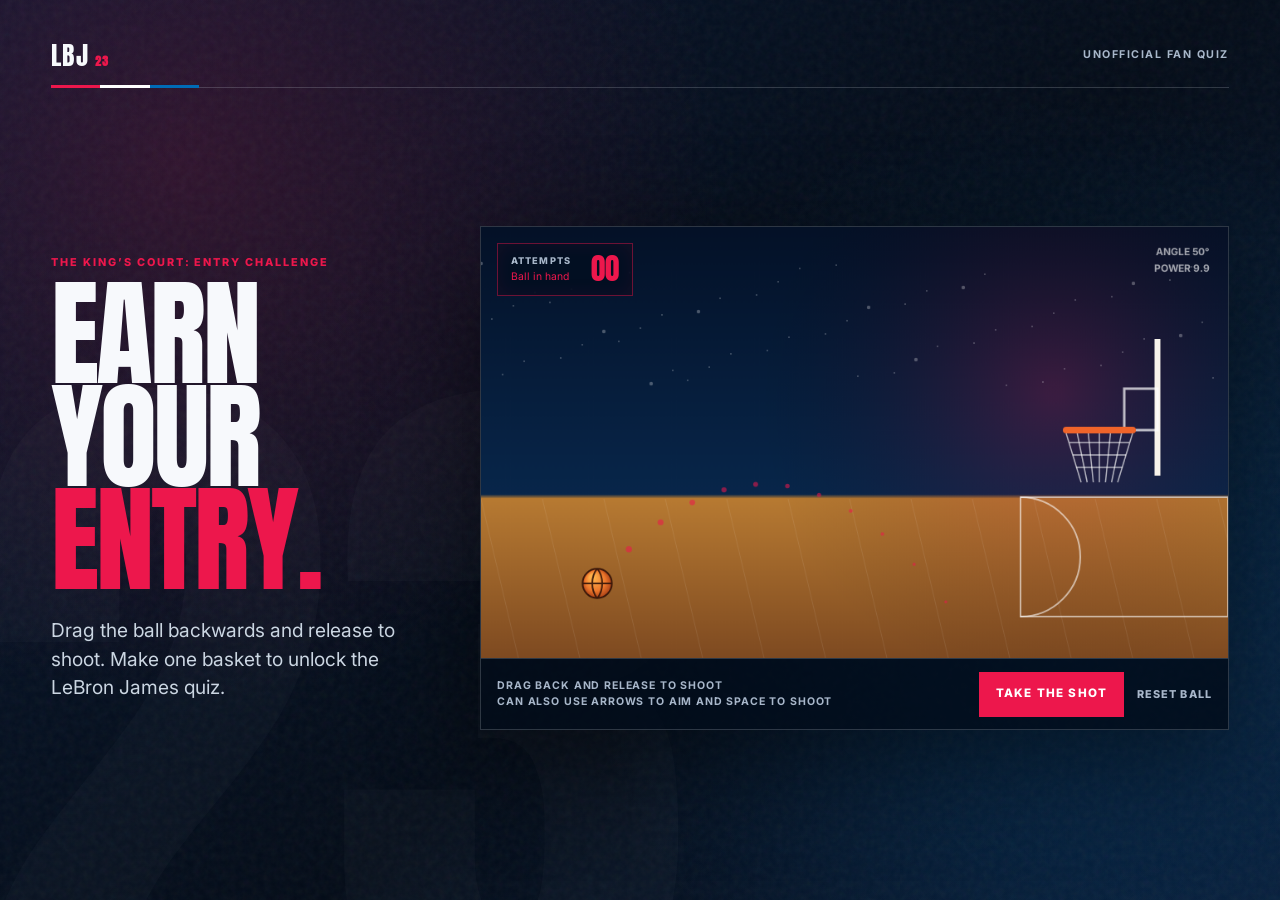
<file: index.html>
<!DOCTYPE html>
<html lang="en">
  <head>
    <meta charset="UTF-8" />
    <meta name="viewport" content="width=device-width, initial-scale=1.0" />
    <meta name="description" content="Take your shot, unlock the court and test your LeBron James knowledge." />
    <meta name="theme-color" content="#030b17" />
    <title>The LeBron James Quiz | King's Court</title>
    <link rel="preconnect" href="https://fonts.googleapis.com" />
    <link rel="preconnect" href="https://fonts.gstatic.com" crossorigin />
    <link href="https://fonts.googleapis.com/css2?family=Anton&family=Inter:wght@400;500;600;700;800&display=swap" rel="stylesheet" />
    <link rel="stylesheet" href="styles.css" />
  </head>

  <body>
    <!-- Visitors must make one basket before the quiz unlocks. -->
    <section class="game-gate" id="game-gate" aria-labelledby="game-title">
      <header class="game-header">
        <a class="wordmark" href="index.html" aria-label="King's Court home"><span>LBJ</span><strong>23</strong></a>
        <p>Unofficial fan quiz</p>
      </header>

      <div class="game-copy">
        <p class="eyebrow">The King’s Court: Entry challenge</p>
        <h1 id="game-title">Earn your <span>entry.</span></h1>
        <p>Drag the ball backwards and release to shoot. Make one basket to unlock the LeBron James quiz.</p>
      </div>

      <div class="court-shell">
        <div class="scoreboard" aria-live="polite">
          <span>Attempts</span>
          <strong id="attempt-count">00</strong>
          <span class="scoreboard-message" id="game-status">Ball in hand</span>
        </div>

        <canvas
          id="basketball-game"
          width="900"
          height="520"
          tabindex="0"
          aria-label="Basketball shooting game. Drag backwards from the ball and release, or use the arrow keys to adjust the shot and press Space to shoot."
        ></canvas>

        <div class="game-controls">
          <p>
            <span>Drag back and Release to shoot</span>
            <span>Can also use Arrows to aim and Space to shoot</span>
          </p>
          <button class="court-button" id="shoot-button" type="button">Take the shot</button>
          <button class="text-button" id="reset-button" type="button">Reset ball</button>
        </div>
      </div>

      <div class="bucket-message" id="bucket-message" aria-live="assertive">
        <span>Swish</span>
        <strong>Quiz unlocked</strong>
      </div>
    </section>

    <!-- Hidden until the player makes the opening basket. -->
    <main class="quiz-app" id="quiz-app" hidden tabindex="-1">
      <header class="quiz-header">
        <a class="wordmark" href="index.html" aria-label="Restart King's Court"><span>LBJ</span><strong>23</strong></a>
        <div class="quiz-header-meta">
          <span id="header-player-name">New player</span>
          <button class="text-button" id="restart-quiz" type="button">Restart</button>
        </div>
      </header>

      <section class="welcome-screen quiz-view" id="welcome-screen">
        <div class="welcome-copy">
          <p class="eyebrow">You’re cleared for tip-off</p>
          <h2>How well do you know <span>the King?</span></h2>
        </div>

        <figure class="welcome-portrait">
          <img src="images/lebron-sixers.jpg" alt="Philadelphia 76ers announcement welcoming LeBron James" width="1280" height="720" />
        </figure>

        <form class="player-form" id="player-form">
          <label for="player-name">Choose your scoreboard name</label>
          <div class="player-input-row">
            <input id="player-name" name="player-name" type="text" maxlength="24" autocomplete="nickname" placeholder="Player name" required />
            <button class="primary-button" type="submit">Start quiz</button>
          </div>
          <p>No email, date of birth or account required.</p>
        </form>
      </section>

      <!-- One question is rendered here at a time by quiz.js. -->
      <section class="question-screen quiz-view" id="question-screen" hidden>
        <div class="quiz-progress-row">
          <p id="question-counter">Question 01 / 08</p>
          <p>Score <strong id="live-score">00</strong></p>
        </div>

        <div class="progress-track" role="progressbar" aria-label="Quiz progress" aria-valuemin="0" aria-valuemax="100" aria-valuenow="0" id="quiz-progress">
          <span id="quiz-progress-fill"></span>
        </div>

        <article class="question-card">
          <div class="question-lead">
            <div>
              <p class="eyebrow" id="question-category">Career</p>
              <h2 id="question-text" tabindex="-1">Question text</h2>
            </div>
            <figure class="question-photo">
              <img id="question-image" src="images/lebron-cavaliers.jpg" alt="" width="960" height="640" />
            </figure>
          </div>
          <div class="answer-grid" id="answer-grid"></div>
          <div class="answer-feedback" id="answer-feedback" aria-live="polite"></div>
          <div class="question-actions">
            <button class="primary-button" id="next-question" type="button" hidden>Next question</button>
          </div>
        </article>
      </section>

      <!-- This final opinion is intentionally unscored—the joke changes with the answer. -->
      <section class="opinion-screen quiz-view" id="opinion-screen" hidden>
        <form class="goat-form" id="goat-form" action="https://formspree.io/f/mojgnbgl" method="POST">
          <input type="hidden" name="participant-name" id="submission-player-name" />
          <input type="hidden" name="quiz-score" id="submission-score" />
          <input type="hidden" name="selector" id="goat-choice" />

          <div class="goat-copy">
            <p class="eyebrow">One final question</p>
            <h2>Is LeBron <span>the GOAT?</span></h2>
            <p>Choose carefully. The court has opinions.</p>

            <div class="goat-options" id="goat-options" role="group" aria-label="Is LeBron the greatest of all time?">
              <button type="button" data-goat-choice="yes">Yes, obviously</button>
              <button type="button" data-goat-choice="no">No?</button>
            </div>

            <div class="goat-follow-up" id="goat-follow-up" hidden>
              <label id="goat-follow-up-label" for="goat-response">Tell us more.</label>
              <textarea id="goat-response" name="lebron-opinions" rows="4" maxlength="500" placeholder="Make your case..."></textarea>
              <button class="primary-button" id="finish-quiz" type="submit">Submit take &amp; see score</button>
              <p class="form-status" id="form-status" aria-live="polite"></p>
            </div>
          </div>

          <figure class="goat-photo">
            <img src="images/lebron-heat.jpg" alt="LeBron James playing for the Miami Heat" width="500" height="828" />
            <figcaption>Choose wisely.</figcaption>
          </figure>
        </form>
      </section>

      <section class="result-screen quiz-view" id="result-screen" hidden>
        <div class="result-number">
          <strong id="final-score">0 </strong>
          <span id="final-total">  / 8</span>
        </div>

        <div class="result-copy">
          <p class="eyebrow">Final buzzer</p>
          <h2 id="result-title">All-Star</h2>
          <p id="result-description">You know the King.</p>
          <div class="result-actions">
            <button class="primary-button" id="play-again" type="button">Run it back</button>
            <button class="secondary-button" id="share-score" type="button">Share score</button>
            <a class="secondary-button" href="highlights.html">Watch highlights</a>
          </div>
          <p class="share-feedback" id="share-feedback" aria-live="polite"></p>
        </div>
      </section>

      <footer class="site-footer">
        <p>Built for basketball fans - Not affiliated with LeBron James or the NBA</p>
        <p class="photo-credit">
          Photos:
          <a href="https://www.nba.com/sixers/news/philadelphia-76ers-sign-4x-nba-champion-and-22x-all-star-lebron-james" target="_blank" rel="noopener noreferrer">Philadelphia 76ers</a>,
          <a href="https://commons.wikimedia.org/wiki/File:LeBron_James_Lakers.jpg" target="_blank" rel="noopener noreferrer">All-Pro Reels</a>,
          <a href="https://commons.wikimedia.org/wiki/File:LeBron_James_2018_Cleveland_Cavaliers.jpg" target="_blank" rel="noopener noreferrer">Erik Drost</a>,
          <a href="https://commons.wikimedia.org/wiki/File:LeBronJamesMiamiHeat2010.jpg" target="_blank" rel="noopener noreferrer">Keith Allison</a>,
          <a href="https://commons.wikimedia.org/wiki/File:Akron,_Ohio,_Evening_Skyline.jpg" target="_blank" rel="noopener noreferrer">Dillguy9</a>,
          <a href="https://commons.wikimedia.org/wiki/File:Cleveland_Cavaliers_Championship_Parade_(27570564290).jpg" target="_blank" rel="noopener noreferrer">Erik Drost (2016 parade)</a>,
          <a href="https://commons.wikimedia.org/wiki/File:St._Vincent%E2%80%93St._Mary_High_School.jpg" target="_blank" rel="noopener noreferrer">3steph14</a>,
          <a href="https://commons.wikimedia.org/wiki/File:Space_Jam%3B_A_New_Legacy_(Print).svg" target="_blank" rel="noopener noreferrer">Warner Bros. Pictures</a> &amp;
          <a href="https://commons.wikimedia.org/wiki/File:Scottie_Pippen_headshot.jpg" target="_blank" rel="noopener noreferrer">Noraft</a>
        </p>
        <p>© <span id="current-year"></span> King’s Court</p>
      </footer>
    </main>

    <noscript><p class="noscript-message">This basketball game and quiz require JavaScript to run.</p></noscript>
    <script src="game.js" defer></script>
    <script src="quiz.js" defer></script>
  </body>
</html>
</file>
<file: styles.css>
:root {
  /* Philadelphia-inspired arena palette: blue, red, white and deep navy. */
  --ink: #030b17;
  --ink-soft: #07162a;
  --panel: #0d2445;
  --paper: #f7f9fc;
  --muted: #a8b7ca;
  --purple: #006bb6;
  --purple-bright: #2a8bd0;
  --gold: #ed174c;
  --gold-pale: #ff4b70;
  --green: #43c98f;
  --red: #ff5a67;
  --line: rgba(196, 206, 212, 0.22);
  --display: "Anton", Impact, sans-serif;
  --body: "Inter", Arial, sans-serif;
}

*,
*::before,
*::after {
  box-sizing: border-box;
}

html {
  scroll-behavior: smooth;
}

body {
  margin: 0;
  min-width: 320px;
  color: var(--paper);
  background: var(--ink);
  font-family: var(--body);
  line-height: 1.5;
  overflow-x: hidden;
}

body::before {
  content: "";
  position: fixed;
  inset: 0;
  z-index: -2;
  pointer-events: none;
  background:
    radial-gradient(circle at 14% 18%, rgba(237, 23, 76, 0.18), transparent 34rem),
    radial-gradient(circle at 84% 66%, rgba(0, 107, 182, 0.24), transparent 31rem),
    linear-gradient(135deg, #06152c, #030b17 56%, #071a34);
}

body::after {
  content: "";
  position: fixed;
  inset: 0;
  z-index: -1;
  opacity: 0.055;
  pointer-events: none;
  background-image: url("data:image/svg+xml,%3Csvg viewBox='0 0 160 160' xmlns='http://www.w3.org/2000/svg'%3E%3Cfilter id='n'%3E%3CfeTurbulence type='fractalNoise' baseFrequency='.8' numOctaves='4' stitchTiles='stitch'/%3E%3C/filter%3E%3Crect width='100%25' height='100%25' filter='url(%23n)'/%3E%3C/svg%3E");
}

button,
input,
textarea {
  font: inherit;
}

button,
a {
  -webkit-tap-highlight-color: transparent;
}

button:focus-visible,
a:focus-visible,
input:focus-visible,
textarea:focus-visible,
canvas:focus-visible {
  outline: 3px solid var(--gold);
  outline-offset: 4px;
}

[hidden] {
  display: none !important;
}

.wordmark {
  display: inline-flex;
  align-items: baseline;
  gap: 0.35rem;
  color: var(--paper);
  font-family: var(--display);
  font-size: 1.6rem;
  letter-spacing: 0.05em;
  text-decoration: none;
}

.wordmark strong {
  color: var(--gold);
  font-size: 0.78rem;
}

.eyebrow {
  margin: 0 0 0.8rem;
  color: var(--gold);
  font-size: 0.68rem;
  font-weight: 800;
  letter-spacing: 0.18em;
  text-transform: uppercase;
}

h1,
h2 {
  margin: 0;
  font-family: var(--display);
  font-weight: 400;
  letter-spacing: -0.025em;
  line-height: 0.88;
  text-transform: uppercase;
}

h1 {
  font-size: clamp(4rem, min(10vw, 13vh), 9rem);
}

h2 {
  font-size: clamp(3.2rem, min(7.5vw, 10vh), 7rem);
}

h1 span,
h2 span {
  color: var(--gold);
}

/* ============================ GAME GATE ============================ */

.game-gate {
  position: relative;
  min-height: 100svh;
  padding: 1.5rem clamp(1rem, 4vw, 4rem) 2rem;
  display: grid;
  grid-template-columns: minmax(260px, 0.64fr) minmax(480px, 1.36fr);
  grid-template-rows: auto 1fr;
  column-gap: clamp(2rem, 6vw, 7rem);
  overflow: hidden;
  isolation: isolate;
}

.game-gate::before {
  content: "23";
  position: absolute;
  left: -0.05em;
  bottom: -0.25em;
  z-index: -1;
  color: rgba(255, 255, 255, 0.025);
  font-family: var(--display);
  font-size: min(58vw, 54rem);
  line-height: 1;
}

.game-header {
  position: relative;
  grid-column: 1 / -1;
  min-height: 64px;
  display: flex;
  align-items: center;
  justify-content: space-between;
  border-bottom: 1px solid var(--line);
}

.game-header::after,
.quiz-header::after {
  content: "";
  position: absolute;
  left: 0;
  bottom: -1px;
  width: 148px;
  height: 3px;
  background: linear-gradient(90deg, #ed174c 0 33.33%, #ffffff 33.33% 66.66%, #006bb6 66.66%);
}

.game-header p {
  margin: 0;
  color: var(--muted);
  font-size: 0.67rem;
  font-weight: 700;
  letter-spacing: 0.14em;
  text-transform: uppercase;
}

.game-copy {
  align-self: center;
  max-width: 560px;
}

.game-copy > p:last-child {
  max-width: 47ch;
  margin: 1.5rem 0 0;
  color: #cbd6e2;
  font-size: clamp(1rem, 1.5vw, 1.2rem);
}

.court-shell {
  position: relative;
  align-self: center;
  width: 100%;
  border: 1px solid var(--line);
  background: rgba(2, 11, 25, 0.82);
  box-shadow: 0 30px 100px rgba(0, 0, 0, 0.45);
}

.scoreboard {
  position: absolute;
  top: 1rem;
  left: 1rem;
  z-index: 2;
  min-width: 136px;
  padding: 0.65rem 0.8rem;
  display: grid;
  grid-template-columns: 1fr auto;
  align-items: center;
  gap: 0.1rem 1rem;
  color: var(--gold);
  background: rgba(3, 15, 34, 0.9);
  border: 1px solid rgba(237, 23, 76, 0.45);
  box-shadow: inset 0 0 20px rgba(237, 23, 76, 0.08);
}

.scoreboard > span:first-child {
  color: var(--muted);
  font-size: 0.58rem;
  font-weight: 800;
  letter-spacing: 0.12em;
  text-transform: uppercase;
}

.scoreboard strong {
  grid-row: span 2;
  font-family: var(--display);
  font-size: 1.8rem;
  font-weight: 400;
  line-height: 1;
}

.scoreboard-message {
  font-size: 0.65rem;
  white-space: nowrap;
}

#basketball-game {
  display: block;
  width: 100%;
  height: auto;
  aspect-ratio: 900 / 520;
  cursor: grab;
  touch-action: none;
}

#basketball-game.is-aiming {
  cursor: grabbing;
}

.game-controls {
  min-height: 70px;
  padding: 0.8rem 1rem;
  display: flex;
  align-items: center;
  justify-content: flex-end;
  gap: 0.8rem;
  border-top: 1px solid var(--line);
}

.game-controls p {
  margin: 0 auto 0 0;
  display: flex;
  flex-direction: column;
  color: var(--muted);
  font-size: 0.66rem;
  font-weight: 700;
  letter-spacing: 0.08em;
  text-transform: uppercase;
}

.court-button,
.primary-button,
.secondary-button {
  min-height: 45px;
  padding: 0.7rem 1rem;
  display: inline-flex;
  align-items: center;
  justify-content: center;
  border: 1px solid transparent;
  font-size: 0.73rem;
  font-weight: 800;
  letter-spacing: 0.1em;
  text-transform: uppercase;
  text-decoration: none;
  cursor: pointer;
  transition: transform 180ms ease, background-color 180ms ease, color 180ms ease;
}

.court-button,
.primary-button {
  color: #ffffff;
  background: var(--gold);
}

.court-button:hover,
.primary-button:hover {
  background: var(--gold-pale);
  transform: translateY(-2px);
}

.secondary-button {
  color: var(--paper);
  background: transparent;
  border-color: var(--line);
}

.secondary-button:hover {
  color: var(--ink);
  background: var(--paper);
  transform: translateY(-2px);
}

.text-button {
  padding: 0.35rem 0;
  color: var(--muted);
  background: transparent;
  border: 0;
  border-bottom: 1px solid transparent;
  font-size: 0.68rem;
  font-weight: 800;
  letter-spacing: 0.1em;
  text-transform: uppercase;
  cursor: pointer;
}

.text-button:hover {
  color: var(--paper);
  border-color: currentColor;
}

.bucket-message {
  position: fixed;
  inset: 0;
  z-index: 20;
  display: grid;
  place-content: center;
  color: #ffffff;
  background: var(--purple);
  text-align: center;
  opacity: 0;
  visibility: hidden;
  transform: scaleY(0);
  transform-origin: bottom;
}

.bucket-message.is-visible {
  visibility: visible;
  animation: bucket-in 1.45s cubic-bezier(0.2, 0.8, 0.2, 1) forwards;
}

.bucket-message span {
  font-family: var(--display);
  font-size: clamp(6rem, 20vw, 18rem);
  line-height: 0.8;
  text-transform: uppercase;
}

.bucket-message strong {
  margin-top: 1.5rem;
  font-size: 0.72rem;
  letter-spacing: 0.22em;
  text-transform: uppercase;
}

@keyframes bucket-in {
  0% { opacity: 0; transform: scaleY(0); }
  28%, 72% { opacity: 1; transform: scaleY(1); }
  100% { opacity: 0; transform: scaleY(1); visibility: hidden; }
}

/* ============================ QUIZ APP ============================ */

.quiz-app {
  width: min(1280px, calc(100% - 3rem));
  min-height: 100svh;
  margin-inline: auto;
  display: flex;
  flex-direction: column;
}

.quiz-header {
  position: relative;
  min-height: 86px;
  display: flex;
  align-items: center;
  justify-content: space-between;
  border-bottom: 1px solid var(--line);
}

.quiz-header-meta {
  display: flex;
  align-items: center;
  gap: 1.2rem;
}

.quiz-header-meta > span {
  color: var(--gold);
  font-size: 0.68rem;
  font-weight: 800;
  letter-spacing: 0.12em;
  text-transform: uppercase;
}

.quiz-view {
  flex: 1;
}

.welcome-screen {
  padding-block: clamp(4rem, 10vh, 8rem);
  display: grid;
  grid-template-columns: minmax(0, 1.15fr) minmax(320px, 0.85fr);
  grid-template-areas:
    "copy form"
    "photo form";
  align-items: center;
  gap: clamp(1.5rem, 3vw, 3rem) clamp(2rem, 6vw, 6rem);
}

.welcome-copy {
  grid-area: copy;
}

.welcome-portrait,
.question-photo,
.goat-photo {
  position: relative;
  margin: 0;
  overflow: hidden;
  background: var(--panel);
  border: 1px solid var(--line);
}

.welcome-portrait {
  grid-area: photo;
  width: 100%;
  aspect-ratio: 16 / 9;
  background: #071b3a;
}

.welcome-portrait::after,
.question-photo::after,
.goat-photo::after {
  content: "";
  position: absolute;
  inset: 0;
  pointer-events: none;
  background: linear-gradient(180deg, transparent 48%, rgba(8, 7, 11, 0.72));
}

.welcome-portrait img,
.question-photo img,
.goat-photo img {
  width: 100%;
  height: 100%;
  display: block;
  object-fit: contain;
  object-position: center;
  filter: none;
}

.welcome-portrait::after {
  display: none;
}

.player-form {
  grid-area: form;
  padding: clamp(1.5rem, 4vw, 2.5rem);
  border-top: 1px solid var(--gold);
  background: rgba(7, 22, 42, 0.78);
}

.player-form label {
  display: block;
  margin-bottom: 0.8rem;
  font-size: 0.7rem;
  font-weight: 800;
  letter-spacing: 0.12em;
  text-transform: uppercase;
}

.player-input-row {
  display: flex;
}

.player-input-row input {
  min-width: 0;
  flex: 1;
  padding: 0.9rem 1rem;
  color: var(--paper);
  background: #040d1a;
  border: 1px solid var(--line);
  border-right: 0;
  border-radius: 0;
}

.player-form > p {
  margin: 0.75rem 0 0;
  color: var(--muted);
  font-size: 0.72rem;
}

.question-screen {
  padding-block: clamp(2rem, 5vh, 4rem);
}

.quiz-progress-row {
  display: flex;
  justify-content: space-between;
  color: var(--muted);
  font-size: 0.68rem;
  font-weight: 800;
  letter-spacing: 0.11em;
  text-transform: uppercase;
}

.quiz-progress-row p {
  margin: 0 0 0.7rem;
}

.quiz-progress-row strong {
  color: var(--gold);
}

.progress-track {
  height: 3px;
  overflow: hidden;
  background: rgba(255, 255, 255, 0.12);
}

.progress-track span {
  display: block;
  width: 0%;
  height: 100%;
  background: var(--gold);
  transition: width 400ms ease;
}

.question-card {
  max-width: 1120px;
  margin: clamp(2.5rem, 5vh, 4.5rem) auto 0;
  padding: clamp(1.5rem, 3.5vw, 3rem);
  background: linear-gradient(135deg, rgba(13, 36, 69, 0.9), rgba(3, 11, 23, 0.72));
  border: 1px solid var(--line);
  box-shadow: 0 30px 90px rgba(0, 0, 0, 0.24);
}

.question-lead {
  display: grid;
  grid-template-columns: minmax(0, 1fr) minmax(180px, 260px);
  align-items: stretch;
  gap: clamp(1.5rem, 4vw, 3.5rem);
}

.question-card h2 {
  max-width: 24ch;
  margin-bottom: clamp(2rem, 4vh, 3.25rem);
  color: var(--paper);
  font-family: var(--body);
  font-size: clamp(1.9rem, min(3.2vw, 4.8vh), 3.35rem);
  font-weight: 800;
  line-height: 1.12;
  letter-spacing: -0.035em;
  text-wrap: balance;
  text-transform: none;
}

.question-photo {
  width: 100%;
  min-height: 0;
  max-height: none;
  aspect-ratio: 4 / 3;
  align-self: start;
  background: #020711;
}

.question-photo[data-format="graphic"] {
  aspect-ratio: 16 / 9;
}

.question-photo[data-format="wide"] {
  aspect-ratio: 16 / 9;
}

.question-photo[data-format="logo"] {
  aspect-ratio: 4 / 3;
  background: #f7f9fc;
}

.question-photo[data-format="logo"]::after {
  display: none;
}

.question-photo[data-format="logo"] img {
  padding: clamp(0.85rem, 2vw, 1.4rem);
}

.question-photo[data-format="portrait"] {
  aspect-ratio: 4 / 3;
}

.question-photo[data-format="portrait"] img {
  padding: 0.35rem;
}

.goat-photo figcaption {
  position: absolute;
  right: 0.8rem;
  bottom: 0.7rem;
  z-index: 1;
  color: var(--paper);
  font-size: 0.58rem;
  font-weight: 800;
  letter-spacing: 0.12em;
  text-transform: uppercase;
}

.answer-grid {
  display: grid;
  grid-template-columns: repeat(2, minmax(0, 1fr));
  border-top: 1px solid var(--line);
  border-left: 1px solid var(--line);
}

.answer-option {
  min-height: 86px;
  padding: 1rem 1.2rem;
  display: flex;
  align-items: center;
  gap: 1rem;
  color: var(--paper);
  background: rgba(7, 22, 42, 0.78);
  border: 0;
  border-right: 1px solid var(--line);
  border-bottom: 1px solid var(--line);
  font-size: clamp(0.96rem, 1.3vw, 1.08rem);
  font-weight: 650;
  line-height: 1.4;
  text-align: left;
  cursor: pointer;
  transition: background-color 180ms ease, color 180ms ease;
}

.answer-option::before {
  content: attr(data-letter);
  width: 30px;
  height: 30px;
  flex: 0 0 auto;
  display: grid;
  place-items: center;
  color: var(--gold);
  border: 1px solid rgba(237, 23, 76, 0.52);
  border-radius: 50%;
  font-size: 0.65rem;
  font-weight: 800;
}

.answer-option:hover:not(:disabled) {
  color: var(--ink);
  background: var(--paper);
}

.answer-option.is-correct {
  color: var(--ink);
  background: var(--green);
}

.answer-option.is-incorrect {
  color: var(--paper);
  background: rgba(255, 90, 103, 0.24);
}

.answer-option:disabled {
  cursor: default;
}

.answer-feedback {
  min-height: 3.5rem;
  padding-top: 1rem;
  color: var(--muted);
  font-size: 0.95rem;
  line-height: 1.55;
}

.answer-feedback strong {
  color: var(--paper);
}

.question-actions {
  display: flex;
  justify-content: flex-end;
}

/* ============================ GOAT OPINION ============================ */

.opinion-screen {
  padding-block: clamp(3rem, 7vh, 6rem);
}

.goat-form {
  min-height: min(680px, calc(100svh - 190px));
  display: grid;
  grid-template-columns: minmax(0, 1.2fr) minmax(270px, 0.8fr);
  border: 1px solid var(--line);
  background: linear-gradient(135deg, rgba(13, 36, 69, 0.96), rgba(3, 11, 23, 0.78));
  box-shadow: 0 30px 100px rgba(0, 0, 0, 0.32);
}

.goat-copy {
  align-self: center;
  padding: clamp(1.5rem, 5vw, 5rem);
}

.goat-copy > p:not(.eyebrow, .form-status) {
  margin: 1.25rem 0 0;
  color: var(--muted);
}

.goat-options {
  margin-top: 2rem;
  display: grid;
  grid-template-columns: repeat(2, minmax(0, 1fr));
  border-top: 1px solid var(--line);
  border-left: 1px solid var(--line);
}

.goat-options button {
  min-height: 88px;
  padding: 1rem;
  color: var(--paper);
  background: rgba(3, 11, 23, 0.7);
  border: 0;
  border-right: 1px solid var(--line);
  border-bottom: 1px solid var(--line);
  font-weight: 800;
  cursor: pointer;
}

.goat-options button:hover,
.goat-options button.is-selected {
  color: var(--ink);
  background: var(--gold);
}

.goat-follow-up {
  margin-top: 1.5rem;
}

.goat-follow-up label {
  display: block;
  margin-bottom: 0.7rem;
  color: var(--gold-pale);
  font-size: clamp(1.05rem, 2vw, 1.35rem);
  font-weight: 800;
}

.goat-follow-up textarea {
  width: 100%;
  resize: vertical;
  padding: 1rem;
  color: var(--paper);
  background: rgba(3, 11, 23, 0.82);
  border: 1px solid var(--line);
  border-radius: 0;
  line-height: 1.5;
}

.goat-follow-up .primary-button {
  margin-top: 0.8rem;
}

.form-status {
  min-height: 1.4rem;
  margin: 0.6rem 0 0;
  color: var(--gold);
  font-size: 0.72rem;
}

.goat-photo {
  min-height: 100%;
  border-width: 0 0 0 1px;
  background: #020711;
}

.result-screen {
  padding-block: clamp(4rem, 10vh, 8rem);
  display: grid;
  grid-template-columns: 0.72fr 1.28fr;
  align-items: center;
  gap: clamp(3rem, 9vw, 10rem);
}

.result-number {
  display: flex;
  align-items: flex-end;
  gap: clamp(0.85rem, 2vw, 1.75rem);
  min-width: 0;
  color: var(--gold);
  font-family: var(--display);
}

.result-number strong {
  display: block;
  font-size: clamp(9rem, 22vw, 20rem);
  font-weight: 400;
  letter-spacing: -0.04em;
  line-height: 0.78;
}

.result-number span {
  font-size: clamp(2rem, 5vw, 4.5rem);
  line-height: 1;
  padding-bottom: clamp(0.45rem, 1.4vw, 1.25rem);
  white-space: nowrap;
}

.result-copy > p:not(.eyebrow, .share-feedback) {
  max-width: 44ch;
  color: var(--muted);
  font-size: clamp(1rem, 1.7vw, 1.25rem);
}

.result-actions {
  margin-top: 2rem;
  display: flex;
  flex-wrap: wrap;
  gap: 0.7rem;
}

.share-feedback {
  min-height: 1.5rem;
  color: var(--gold);
  font-size: 0.72rem;
}

.site-footer {
  padding-block: 1.4rem;
  display: flex;
  justify-content: space-between;
  gap: 1rem;
  color: var(--muted);
  border-top: 1px solid var(--line);
  font-size: 0.62rem;
  font-weight: 700;
  letter-spacing: 0.07em;
  text-transform: uppercase;
  flex-wrap: wrap;
}

.site-footer p {
  margin: 0;
}

.site-footer a {
  color: var(--paper);
}

.site-footer .photo-credit {
  flex: 1 1 100%;
  order: 3;
  line-height: 1.7;
}

.noscript-message {
  margin: 2rem;
  padding: 1rem;
  color: var(--ink);
  background: var(--gold);
  text-align: center;
}

/* ============================ HIGHLIGHTS ============================ */

.highlights-page {
  width: min(1280px, calc(100% - 3rem));
  min-height: 100svh;
  margin-inline: auto;
  display: flex;
  flex-direction: column;
}

.highlight-hero {
  flex: 1;
  padding-block: clamp(3rem, 7vh, 6rem);
  display: grid;
  grid-template-columns: 0.55fr 1.45fr;
  align-items: end;
  gap: clamp(2rem, 5vw, 6rem);
}

.highlight-hero h1 {
  font-size: clamp(4rem, min(8vw, 11vh), 8rem);
}

.video-shell {
  position: relative;
  padding: 0.45rem;
  background: linear-gradient(135deg, var(--gold), var(--purple));
  box-shadow: 0 30px 100px rgba(0, 0, 0, 0.52);
}

.video-shell::before {
  content: "Game film";
  position: absolute;
  top: -2rem;
  right: 0;
  color: var(--muted);
  font-size: 0.64rem;
  font-weight: 800;
  letter-spacing: 0.14em;
  text-transform: uppercase;
}

.highlight-video {
  display: block;
  width: 100%;
  aspect-ratio: 16 / 9;
  background: black;
}

.highlights-page .site-footer a {
  color: var(--paper);
  text-decoration: none;
}

/* ============================ RESPONSIVE ============================ */

@media (max-width: 900px) {
  .game-gate {
    grid-template-columns: 1fr;
    grid-template-rows: auto auto auto;
    gap: 2rem;
    overflow: visible;
  }

  .game-copy {
    padding-top: 2rem;
  }

  .court-shell {
    margin-bottom: 1rem;
  }

  .welcome-screen,
  .goat-form,
  .result-screen {
    grid-template-columns: 1fr;
  }

  .welcome-screen {
    grid-template-areas:
      "copy"
      "photo"
      "form";
  }

  .welcome-portrait {
    width: min(100%, 720px);
  }

  .goat-photo {
    width: min(100%, 430px);
    min-height: 0;
    aspect-ratio: 500 / 828;
    justify-self: center;
    border-width: 1px 0 0;
  }

  .result-number strong {
    font-size: clamp(8rem, 36vw, 15rem);
  }

  .highlight-hero {
    grid-template-columns: 1fr;
    align-items: center;
  }
}

@media (max-width: 620px) {
  .game-gate {
    padding: 1rem 0.75rem 1.5rem;
  }

  .game-header {
    min-height: 58px;
  }

  .game-copy {
    padding-inline: 0.25rem;
  }

  h1 {
    font-size: clamp(3.7rem, 18vw, 6rem);
  }

  h2 {
    font-size: clamp(3rem, 14vw, 5rem);
  }

  .scoreboard {
    top: 0.55rem;
    left: 0.55rem;
    transform: scale(0.84);
    transform-origin: top left;
  }

  .game-controls {
    flex-wrap: wrap;
  }

  .game-controls p {
    width: 100%;
  }

  .game-controls .court-button {
    flex: 1;
  }

  .quiz-app {
    width: min(100% - 1.5rem, 1280px);
  }

  .quiz-header {
    min-height: 70px;
  }

  .quiz-header-meta > span {
    display: none;
  }

  .welcome-screen {
    padding-block: 3rem;
  }

  .player-input-row {
    flex-direction: column;
    gap: 0.7rem;
  }

  .player-input-row input {
    border-right: 1px solid var(--line);
  }

  .answer-grid {
    grid-template-columns: 1fr;
  }

  .question-card {
    margin-top: 2.8rem;
    padding: 1.25rem;
  }

  .question-card h2 {
    max-width: none;
    font-size: clamp(1.65rem, 7.5vw, 2.45rem);
    line-height: 1.16;
  }

  .question-lead {
    grid-template-columns: 1fr;
  }

  .question-photo {
    width: min(100%, 520px);
    min-height: 0;
    max-height: none;
    justify-self: center;
  }

  .goat-options {
    grid-template-columns: 1fr;
  }

  .goat-photo {
    width: min(100%, 390px);
    min-height: 0;
  }

  .result-screen {
    padding-block: 3rem;
  }

  .site-footer {
    flex-direction: column;
  }
}

@media (prefers-reduced-motion: reduce) {
  *,
  *::before,
  *::after {
    scroll-behavior: auto !important;
    transition-duration: 0.01ms !important;
  }

  .bucket-message.is-visible {
    animation-duration: 0.8s;
  }
}
</file>
